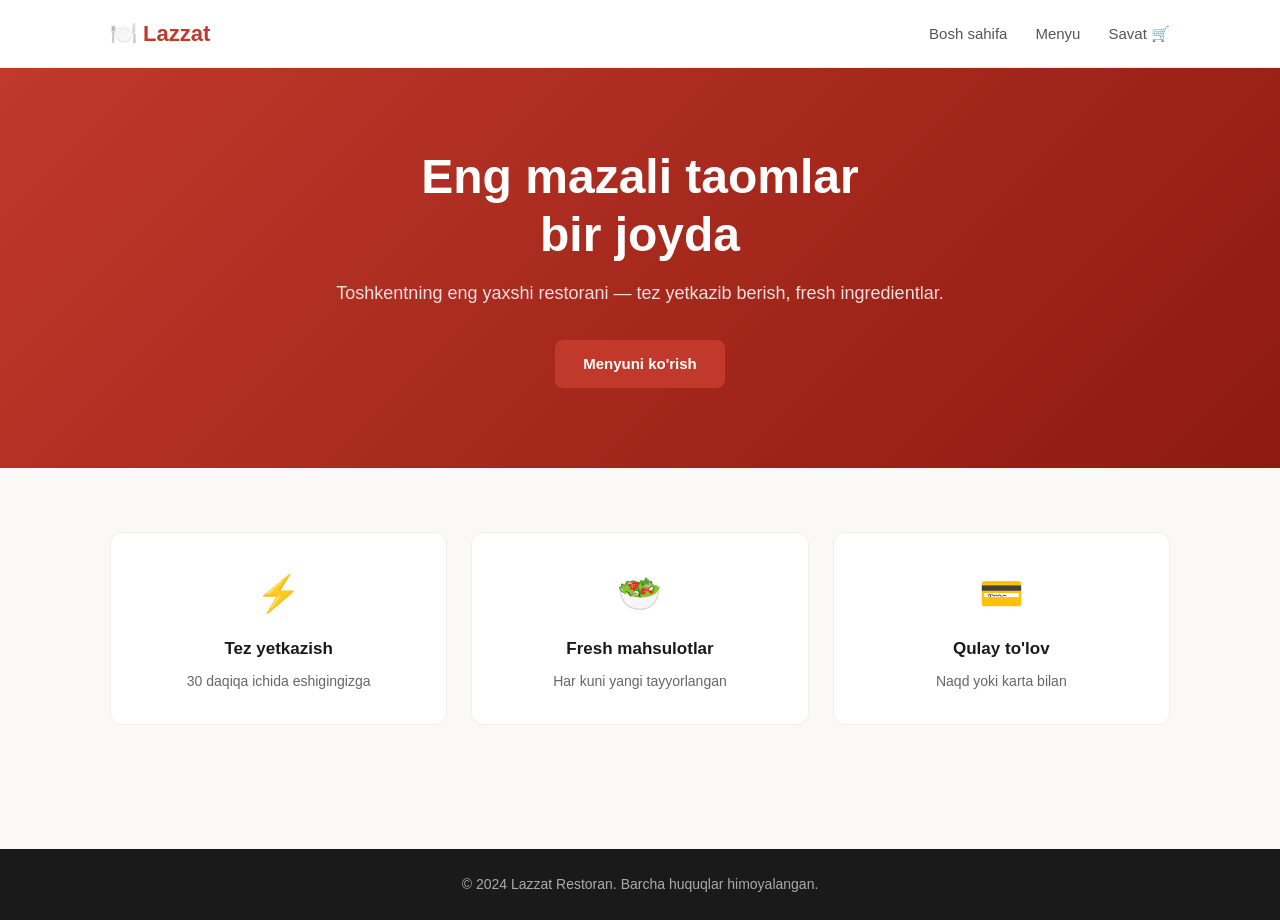
<file: index.html>
<!DOCTYPE html>
<html lang="uz">
<head>
  <meta charset="UTF-8" />
  <meta name="viewport" content="width=device-width, initial-scale=1.0" />
  <title>Lazzat Restoran</title>
  <link rel="stylesheet" href="style.css" />
</head>
<body>
  <header class="header">
    <div class="container">
      <div class="logo">🍽️ Lazzat</div>
      <nav class="nav">
        <a href="index.html">Bosh sahifa</a>
        <a href="menu.html">Menyu</a>
        <a href="cart.html">Savat 🛒</a>
      </nav>
    </div>
  </header>

  <main>
    <section class="hero">
      <div class="container">
        <h1>Eng mazali taomlar<br />bir joyda</h1>
        <p>Toshkentning eng yaxshi restorani — tez yetkazib berish, fresh ingredientlar.</p>
        <a href="menu.html" class="btn-primary">Menyuni ko'rish</a>
      </div>
    </section>

    <section class="features">
      <div class="container">
        <div class="feature-grid">
          <div class="feature-card">
            <span class="feature-icon">⚡</span>
            <h3>Tez yetkazish</h3>
            <p>30 daqiqa ichida eshigingizga</p>
          </div>
          <div class="feature-card">
            <span class="feature-icon">🥗</span>
            <h3>Fresh mahsulotlar</h3>
            <p>Har kuni yangi tayyorlangan</p>
          </div>
          <div class="feature-card">
            <span class="feature-icon">💳</span>
            <h3>Qulay to'lov</h3>
            <p>Naqd yoki karta bilan</p>
          </div>
        </div>
      </div>
    </section>
  </main>

  <footer class="footer">
    <div class="container">
      <p>© 2024 Lazzat Restoran. Barcha huquqlar himoyalangan.</p>
    </div>
  </footer>

  <script src="app.js"></script>
</body>
</html>
</file>
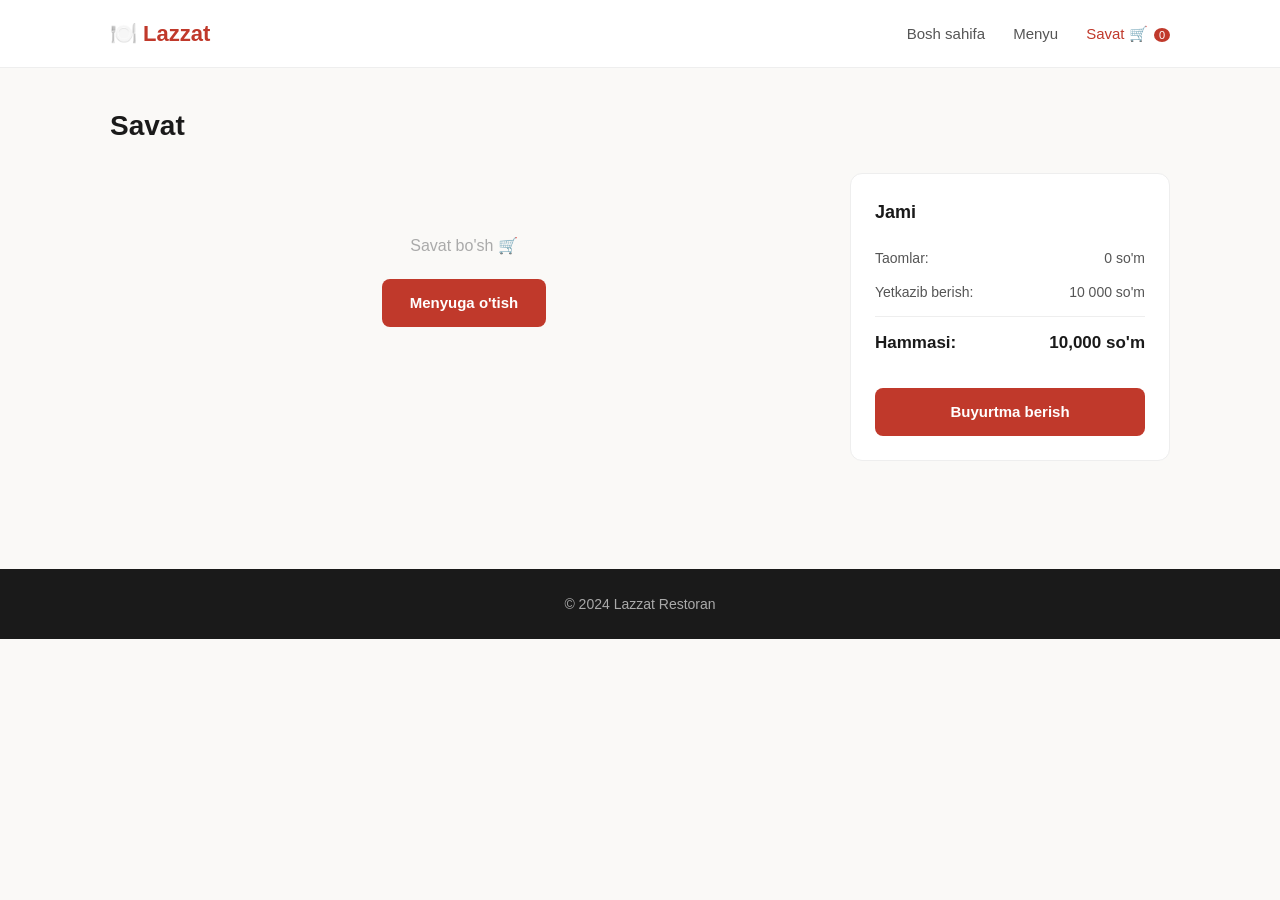
<file: cart.html>
<!DOCTYPE html>
<html lang="uz">
<head>
  <meta charset="UTF-8" />
  <meta name="viewport" content="width=device-width, initial-scale=1.0" />
  <title>Savat — Lazzat Restoran</title>
  <link rel="stylesheet" href="style.css" />
  <link rel="stylesheet" href="cart.css" />
</head>
<body>
  <header class="header">
    <div class="container">
      <div class="logo">🍽️ Lazzat</div>
      <nav class="nav">
        <a href="index.html">Bosh sahifa</a>
        <a href="menu.html">Menyu</a>
        <a href="cart.html" class="active">Savat 🛒 <span id="cart-count" class="cart-badge">0</span></a>
      </nav>
    </div>
  </header>

  <main>
    <div class="container">
      <h2 class="page-title">Savat</h2>

      <div class="cart-layout">
        <div class="cart-items" id="cart-items">
          <!-- JS tomonidan to'ldiriladi -->
        </div>

        <div class="cart-summary">
          <h3>Jami</h3>
          <div class="summary-row">
            <span>Taomlar:</span>
            <span id="subtotal">0 so'm</span>
          </div>
          <div class="summary-row">
            <span>Yetkazib berish:</span>
            <span>10 000 so'm</span>
          </div>
          <div class="summary-row total">
            <span>Hammasi:</span>
            <span id="total">0 so'm</span>
          </div>
          <a href="order.html" class="btn-primary" id="checkout-btn">Buyurtma berish</a>
        </div>
      </div>
    </div>
  </main>

  <footer class="footer">
    <div class="container">
      <p>© 2024 Lazzat Restoran</p>
    </div>
  </footer>

  <script src="app.js"></script>
  <script src="cart.js"></script>
</body>
</html>
</file>
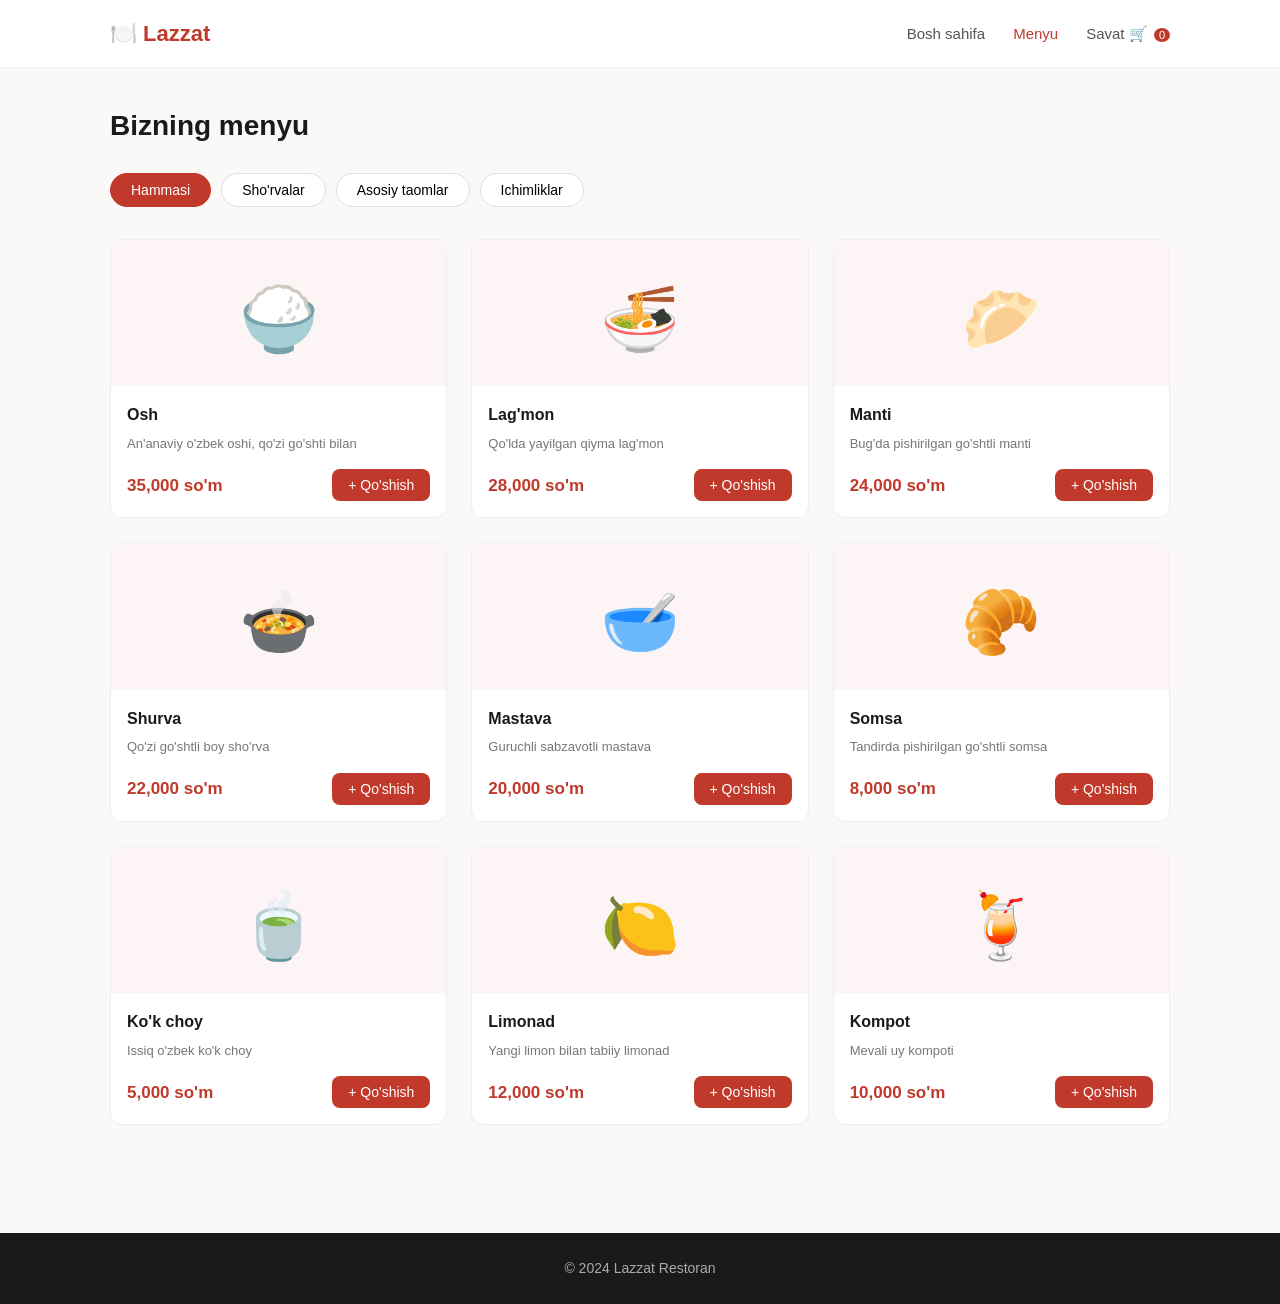
<file: menu.html>
<!DOCTYPE html>
<html lang="uz">
<head>
  <meta charset="UTF-8" />
  <meta name="viewport" content="width=device-width, initial-scale=1.0" />
  <title>Menyu — Lazzat Restoran</title>
  <link rel="stylesheet" href="style.css" />
  <link rel="stylesheet" href="menu.css" />
</head>
<body>
  <header class="header">
    <div class="container">
      <div class="logo">🍽️ Lazzat</div>
      <nav class="nav">
        <a href="index.html">Bosh sahifa</a>
        <a href="menu.html" class="active">Menyu</a>
        <a href="cart.html">Savat 🛒 <span id="cart-count" class="cart-badge">0</span></a>
      </nav>
    </div>
  </header>

  <main>
    <div class="container">
      <h2 class="page-title">Bizning menyu</h2>

      <div class="category-tabs">
        <button class="tab active" data-category="all">Hammasi</button>
        <button class="tab" data-category="soup">Sho'rvalar</button>
        <button class="tab" data-category="main">Asosiy taomlar</button>
        <button class="tab" data-category="drink">Ichimliklar</button>
      </div>

      <div class="menu-grid" id="menu-grid">
        <!-- JS tomonidan to'ldiriladi -->
      </div>
    </div>
  </main>

  <footer class="footer">
    <div class="container">
      <p>© 2024 Lazzat Restoran</p>
    </div>
  </footer>

  <script src="app.js"></script>
  <script src="cart.js"></script>
</body>
</html>
</file>
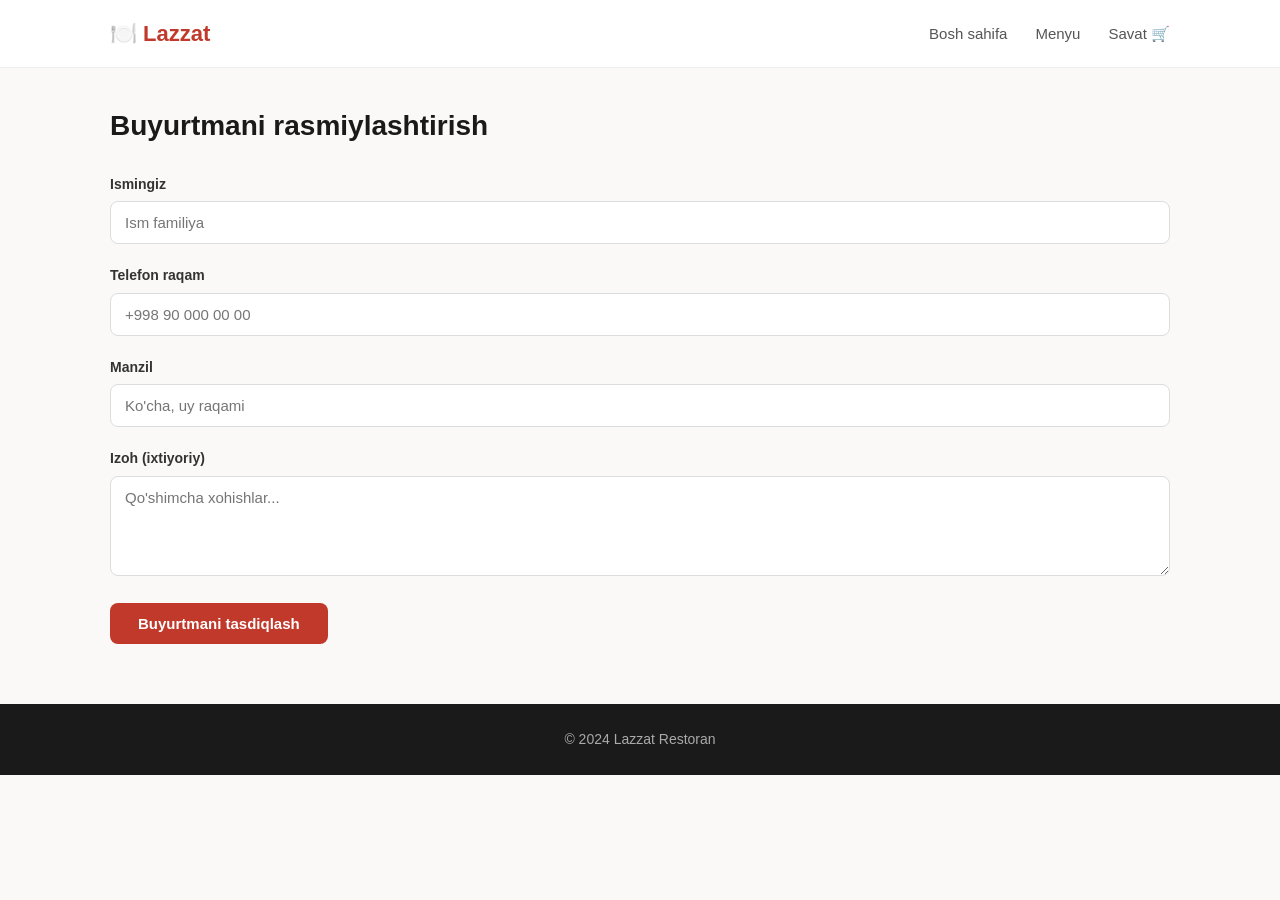
<file: order.html>
<!DOCTYPE html>
<html lang="uz">
<head>
  <meta charset="UTF-8" />
  <meta name="viewport" content="width=device-width, initial-scale=1.0" />
  <title>Buyurtma — Lazzat Restoran</title>
  <link rel="stylesheet" href="style.css" />
</head>
<body>
  <header class="header">
    <div class="container">
      <div class="logo">🍽️ Lazzat</div>
      <nav class="nav">
        <a href="index.html">Bosh sahifa</a>
        <a href="menu.html">Menyu</a>
        <a href="cart.html">Savat 🛒</a>
      </nav>
    </div>
  </header>

  <main>
    <div class="container">
      <div class="order-form-wrapper">
        <h2 class="page-title">Buyurtmani rasmiylashtirish</h2>

        <div class="order-form">
          <div class="form-group">
            <label for="name">Ismingiz</label>
            <input type="text" id="name" placeholder="Ism familiya" />
          </div>
          <div class="form-group">
            <label for="phone">Telefon raqam</label>
            <input type="tel" id="phone" placeholder="+998 90 000 00 00" />
          </div>
          <div class="form-group">
            <label for="address">Manzil</label>
            <input type="text" id="address" placeholder="Ko'cha, uy raqami" />
          </div>
          <div class="form-group">
            <label for="note">Izoh (ixtiyoriy)</label>
            <textarea id="note" placeholder="Qo'shimcha xohishlar..."></textarea>
          </div>
          <button class="btn-primary" id="place-order">Buyurtmani tasdiqlash</button>
        </div>

        <div class="order-success hidden" id="order-success">
          <span class="success-icon">✅</span>
          <h3>Buyurtma qabul qilindi!</h3>
          <p>Tez orada siz bilan bog'lanamiz.</p>
          <a href="index.html" class="btn-secondary">Bosh sahifaga qaytish</a>
        </div>
      </div>
    </div>
  </main>

  <footer class="footer">
    <div class="container">
      <p>© 2024 Lazzat Restoran</p>
    </div>
  </footer>

  <script src="app.js"></script>
  <script src="order.js"></script>
</body>
</html>
</file>
<file: style.css>
/* ===== Reset & Base ===== */
* {
  margin: 0;
  padding: 0;
  box-sizing: border-box;
}

body {
  font-family: 'Segoe UI', Tahoma, Geneva, Verdana, sans-serif;
  background: #faf9f7;
  color: #1a1a1a;
  line-height: 1.6;
}

a {
  text-decoration: none;
  color: inherit;
}

/* ===== Layout ===== */
.container {
  max-width: 1100px;
  margin: 0 auto;
  padding: 0 20px;
}

/* ===== Header ===== */
.header {
  background: #fff;
  border-bottom: 1px solid #eee;
  padding: 16px 0;
  position: sticky;
  top: 0;
  z-index: 100;
}

.header .container {
  display: flex;
  align-items: center;
  justify-content: space-between;
}

.logo {
  font-size: 22px;
  font-weight: 700;
  color: #c0392b;
}

.nav {
  display: flex;
  gap: 28px;
  font-size: 15px;
}

.nav a {
  color: #555;
  transition: color 0.2s;
  position: relative;
}

.nav a:hover,
.nav a.active {
  color: #c0392b;
}

.cart-badge {
  background: #c0392b;
  color: #fff;
  font-size: 11px;
  border-radius: 50%;
  padding: 1px 5px;
  margin-left: 2px;
}

/* ===== Buttons ===== */
.btn-primary {
  display: inline-block;
  background: #c0392b;
  color: #fff;
  padding: 12px 28px;
  border-radius: 8px;
  font-size: 15px;
  font-weight: 600;
  border: none;
  cursor: pointer;
  transition: background 0.2s;
}

.btn-primary:hover {
  background: #a93226;
}

.btn-secondary {
  display: inline-block;
  background: #f0f0f0;
  color: #333;
  padding: 12px 28px;
  border-radius: 8px;
  font-size: 15px;
  font-weight: 600;
  border: none;
  cursor: pointer;
  transition: background 0.2s;
}

/* ===== Page title ===== */
.page-title {
  font-size: 28px;
  font-weight: 700;
  margin: 36px 0 24px;
  color: #1a1a1a;
}

/* ===== Hero ===== */
.hero {
  background: linear-gradient(135deg, #c0392b 0%, #8e1a10 100%);
  color: #fff;
  padding: 80px 0;
  text-align: center;
}

.hero h1 {
  font-size: 48px;
  font-weight: 800;
  line-height: 1.2;
  margin-bottom: 16px;
}

.hero p {
  font-size: 18px;
  opacity: 0.85;
  margin-bottom: 32px;
}

/* ===== Features ===== */
.features {
  padding: 64px 0;
}

.feature-grid {
  display: grid;
  grid-template-columns: repeat(3, 1fr);
  gap: 24px;
}

.feature-card {
  background: #fff;
  border-radius: 12px;
  padding: 32px 24px;
  text-align: center;
  border: 1px solid #eee;
}

.feature-icon {
  font-size: 36px;
  display: block;
  margin-bottom: 12px;
}

.feature-card h3 {
  font-size: 17px;
  font-weight: 700;
  margin-bottom: 8px;
}

.feature-card p {
  color: #666;
  font-size: 14px;
}

/* ===== Footer ===== */
.footer {
  background: #1a1a1a;
  color: #aaa;
  text-align: center;
  padding: 24px 0;
  font-size: 14px;
  margin-top: 60px;
}

/* ===== Form ===== */
.form-group {
  margin-bottom: 20px;
}

.form-group label {
  display: block;
  font-size: 14px;
  font-weight: 600;
  margin-bottom: 6px;
  color: #333;
}

.form-group input,
.form-group textarea {
  width: 100%;
  padding: 12px 14px;
  border: 1px solid #ddd;
  border-radius: 8px;
  font-size: 15px;
  font-family: inherit;
  transition: border-color 0.2s;
  background: #fff;
}

.form-group input:focus,
.form-group textarea:focus {
  outline: none;
  border-color: #c0392b;
}

.form-group textarea {
  height: 100px;
  resize: vertical;
}

/* ===== Utility ===== */
.hidden {
  display: none !important;
}

/* ===== Responsive ===== */
@media (max-width: 768px) {
  .feature-grid {
    grid-template-columns: 1fr;
  }

  .hero h1 {
    font-size: 32px;
  }

  .nav {
    gap: 16px;
    font-size: 14px;
  }
}
</file>
<file: cart.css>
/* ===== Cart Layout ===== */
.cart-layout {
  display: grid;
  grid-template-columns: 1fr 320px;
  gap: 32px;
  padding-bottom: 48px;
  align-items: start;
}

/* ===== Cart Items ===== */
.cart-items {
  display: flex;
  flex-direction: column;
  gap: 14px;
}

.cart-item {
  background: #fff;
  border: 1px solid #eee;
  border-radius: 12px;
  padding: 16px 20px;
  display: flex;
  align-items: center;
  gap: 16px;
}

.cart-item-emoji {
  font-size: 40px;
}

.cart-item-info {
  flex: 1;
}

.cart-item-name {
  font-weight: 700;
  font-size: 15px;
  margin-bottom: 4px;
}

.cart-item-price {
  color: #c0392b;
  font-weight: 600;
  font-size: 14px;
}

.cart-item-controls {
  display: flex;
  align-items: center;
  gap: 10px;
}

.qty-btn {
  width: 30px;
  height: 30px;
  border: 1px solid #ddd;
  background: #f9f9f9;
  border-radius: 6px;
  font-size: 16px;
  cursor: pointer;
  display: flex;
  align-items: center;
  justify-content: center;
  transition: all 0.15s;
}

.qty-btn:hover {
  border-color: #c0392b;
  color: #c0392b;
}

.qty-value {
  font-weight: 700;
  min-width: 20px;
  text-align: center;
}

.remove-btn {
  background: none;
  border: none;
  color: #ccc;
  font-size: 18px;
  cursor: pointer;
  transition: color 0.2s;
  margin-left: 8px;
}

.remove-btn:hover {
  color: #c0392b;
}

/* ===== Cart Summary ===== */
.cart-summary {
  background: #fff;
  border: 1px solid #eee;
  border-radius: 12px;
  padding: 24px;
  position: sticky;
  top: 80px;
}

.cart-summary h3 {
  font-size: 18px;
  margin-bottom: 20px;
}

.summary-row {
  display: flex;
  justify-content: space-between;
  font-size: 14px;
  color: #555;
  margin-bottom: 12px;
}

.summary-row.total {
  font-size: 17px;
  font-weight: 700;
  color: #1a1a1a;
  border-top: 1px solid #eee;
  padding-top: 12px;
  margin-top: 8px;
}

.cart-summary .btn-primary {
  width: 100%;
  text-align: center;
  margin-top: 20px;
}

/* ===== Empty cart ===== */
.cart-empty {
  text-align: center;
  padding: 60px 20px;
  color: #aaa;
}

.cart-empty p {
  font-size: 16px;
  margin-bottom: 20px;
}

/* ===== Responsive ===== */
@media (max-width: 768px) {
  .cart-layout {
    grid-template-columns: 1fr;
  }
}
</file>
<file: menu.css>
/* ===== Category Tabs ===== */
.category-tabs {
  display: flex;
  gap: 10px;
  margin-bottom: 32px;
  flex-wrap: wrap;
}

.tab {
  padding: 8px 20px;
  border: 1px solid #ddd;
  background: #fff;
  border-radius: 20px;
  font-size: 14px;
  cursor: pointer;
  transition: all 0.2s;
  font-family: inherit;
}

.tab:hover {
  border-color: #c0392b;
  color: #c0392b;
}

.tab.active {
  background: #c0392b;
  color: #fff;
  border-color: #c0392b;
}

/* ===== Menu Grid ===== */
.menu-grid {
  display: grid;
  grid-template-columns: repeat(auto-fill, minmax(260px, 1fr));
  gap: 24px;
  padding-bottom: 48px;
}

/* ===== Menu Card ===== */
.menu-card {
  background: #fff;
  border-radius: 12px;
  border: 1px solid #eee;
  overflow: hidden;
  transition: box-shadow 0.2s;
}

.menu-card:hover {
  box-shadow: 0 4px 20px rgba(0,0,0,0.08);
}

.menu-card-emoji {
  font-size: 64px;
  text-align: center;
  padding: 28px 0 16px;
  background: #fdf5f5;
  display: block;
}

.menu-card-body {
  padding: 16px;
}

.menu-card-name {
  font-size: 16px;
  font-weight: 700;
  margin-bottom: 6px;
}

.menu-card-desc {
  font-size: 13px;
  color: #777;
  margin-bottom: 16px;
  line-height: 1.5;
}

.menu-card-footer {
  display: flex;
  align-items: center;
  justify-content: space-between;
}

.menu-card-price {
  font-size: 17px;
  font-weight: 700;
  color: #c0392b;
}

.add-to-cart {
  background: #c0392b;
  color: #fff;
  border: none;
  border-radius: 8px;
  padding: 8px 16px;
  font-size: 14px;
  cursor: pointer;
  transition: background 0.2s;
  font-family: inherit;
}

.add-to-cart:hover {
  background: #a93226;
}

/* ===== Responsive ===== */
@media (max-width: 600px) {
  .menu-grid {
    grid-template-columns: 1fr 1fr;
    gap: 14px;
  }
}
</file>
